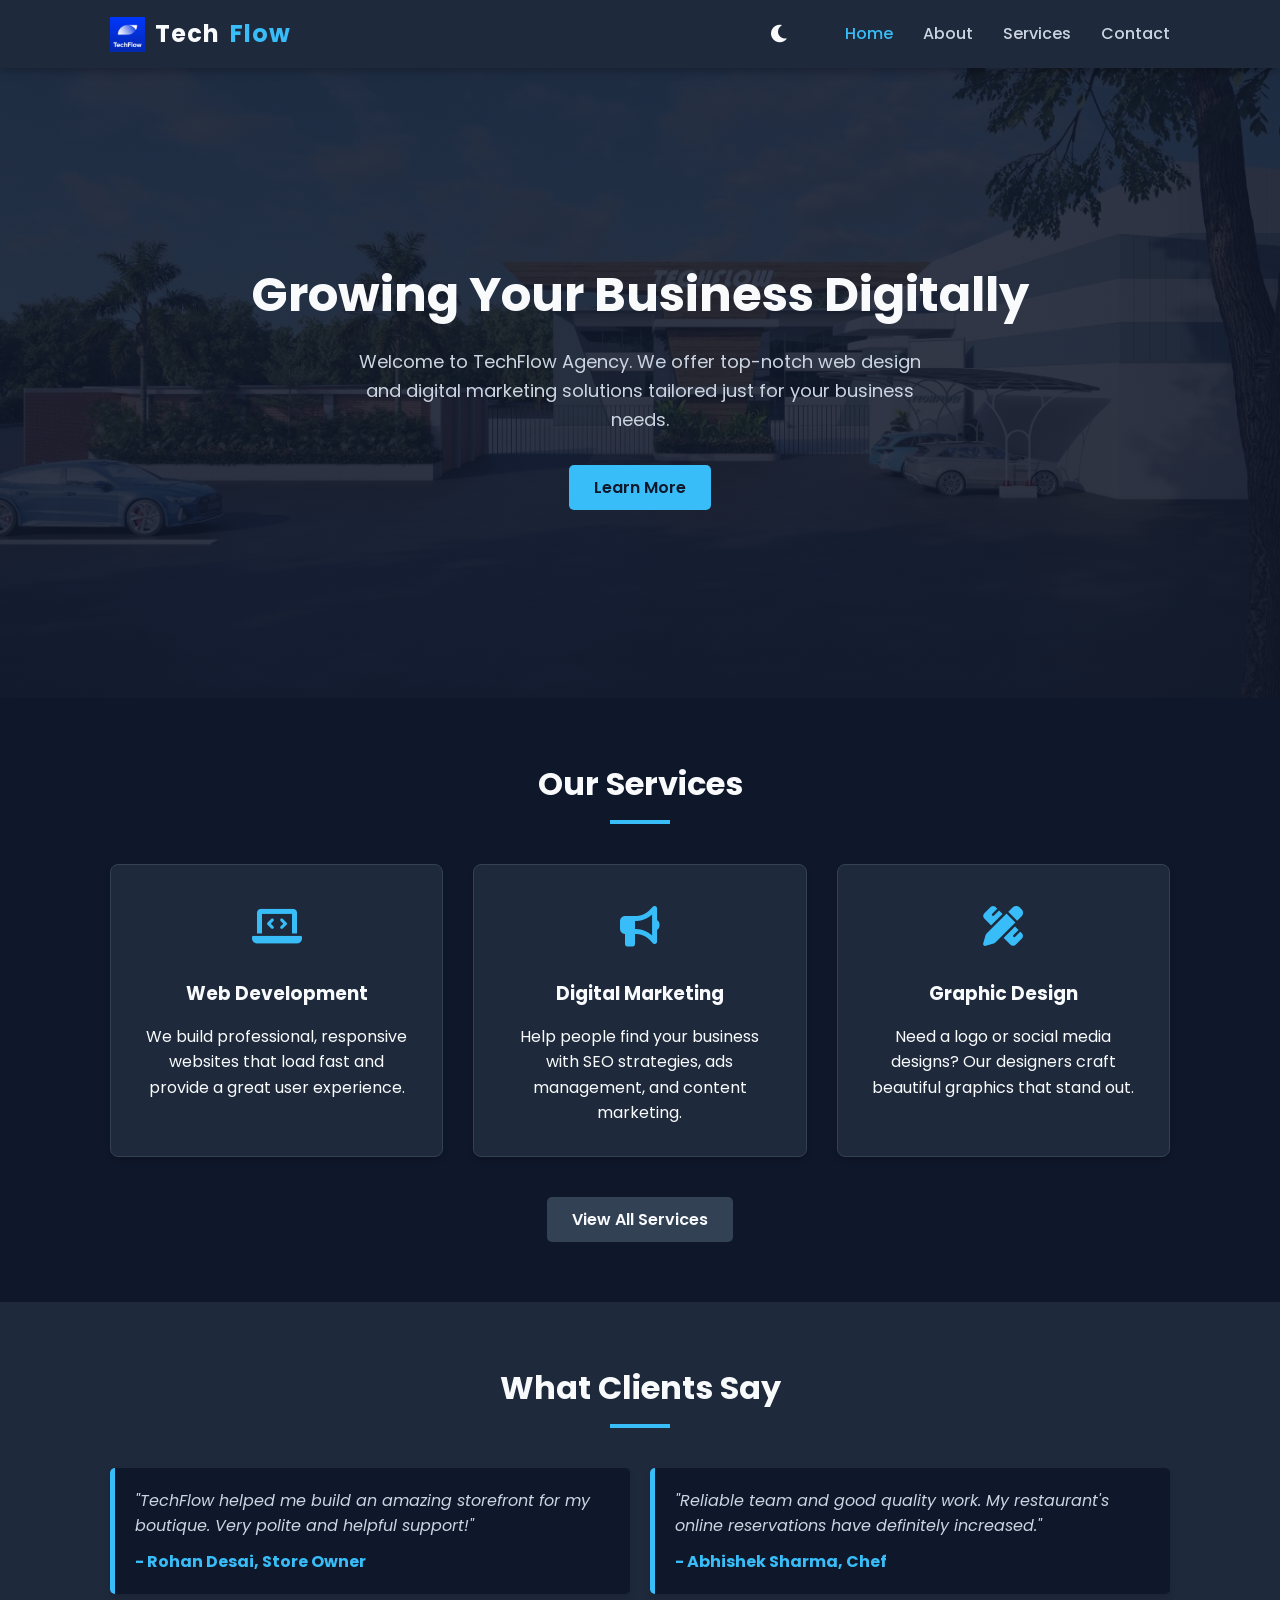
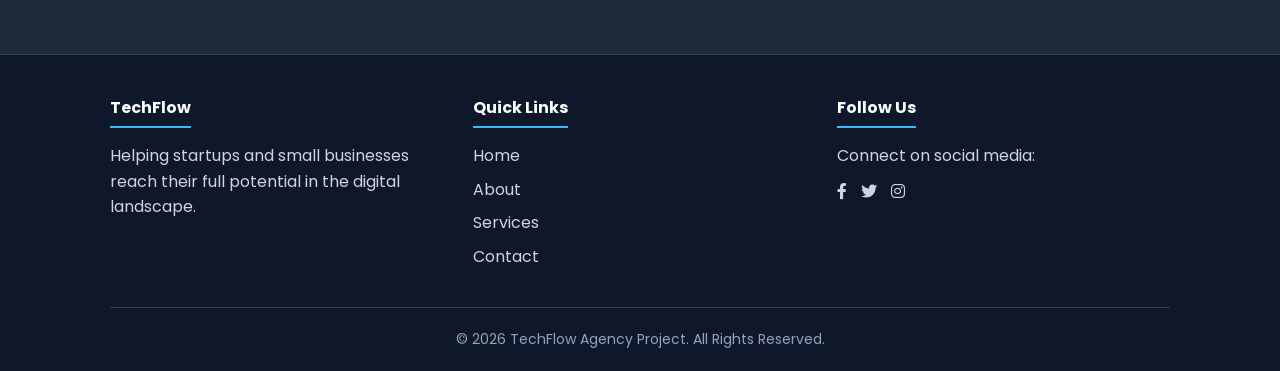
<file: index.html>
<!DOCTYPE html>
<html lang="en">

<head>
  <meta charset="UTF-8">
  <meta name="viewport" content="width=device-width, initial-scale=1.0">
  <title>TechFlow Agency - Home</title>


  <link rel="preconnect" href="https://fonts.googleapis.com">
  <link rel="preconnect" href="https://fonts.gstatic.com" crossorigin>
  <link href="https://fonts.googleapis.com/css2?family=Poppins:wght@300;400;600;700&display=swap" rel="stylesheet">


  <link rel="stylesheet" href="https://cdnjs.cloudflare.com/ajax/libs/font-awesome/6.0.0/css/all.min.css">


  <link rel="stylesheet" href="style.css">
  <script>
    const savedTheme = localStorage.getItem('theme') || 'dark';
    document.documentElement.setAttribute('data-theme', savedTheme);
  </script>
</head>

<body>


  <header>
    <div class="container navbar-container">
      <a href="index.html" class="logo"><img src="images/logo.png" alt="TechFlow Logo">Tech<span>Flow</span></a>

      <button id="theme-toggle" class="theme-toggle" aria-label="Toggle Theme">
        <i class="fas fa-moon" id="theme-icon"></i>
      </button>

      <div class="hamburger" id="hamburger-btn">
        <i class="fas fa-bars"></i>
      </div>

      <nav>
        <ul class="nav-menu" id="nav-menu">
          <li><a href="index.html" class="nav-link active">Home</a></li>
          <li><a href="about.html" class="nav-link">About</a></li>
          <li><a href="services.html" class="nav-link">Services</a></li>
          <li><a href="contact.html" class="nav-link">Contact</a></li>
        </ul>
      </nav>
    </div>
  </header>


  <section class="hero">
    <div class="container">
      <h1>Growing Your Business Digitally</h1>
      <p>Welcome to TechFlow Agency. We offer top-notch web design and digital marketing solutions tailored just for
        your business needs.</p>
      <a href="services.html" class="btn">Learn More</a>
    </div>
  </section>


  <section class="section-padding">
    <div class="container">
      <h2 class="section-title text-center">Our Services</h2>

      <div class="services-grid">

        <div class="service-card">
          <div class="service-icon"><i class="fas fa-laptop-code"></i></div>
          <h3>Web Development</h3>
          <p>We build professional, responsive websites that load fast and provide a great user experience.</p>
        </div>


        <div class="service-card">
          <div class="service-icon"><i class="fas fa-bullhorn"></i></div>
          <h3>Digital Marketing</h3>
          <p>Help people find your business with SEO strategies, ads management, and content marketing.</p>
        </div>


        <div class="service-card">
          <div class="service-icon"><i class="fas fa-pencil-ruler"></i></div>
          <h3>Graphic Design</h3>
          <p>Need a logo or social media designs? Our designers craft beautiful graphics that stand out.</p>
        </div>
      </div>

      <div class="text-center" style="margin-top: 40px;">
        <a href="services.html" class="btn btn-dark">View All Services</a>
      </div>
    </div>
  </section>


  <section class="section-padding testimonials-section">
    <div class="container">
      <h2 class="section-title text-center">What Clients Say</h2>

      <div class="testimonial-container">

        <div class="testimonial-box">
          <p>"TechFlow helped me build an amazing storefront for my boutique. Very polite and helpful support!"</p>
          <div class="client-name">- Rohan Desai, Store Owner</div>
        </div>


        <div class="testimonial-box">
          <p>"Reliable team and good quality work. My restaurant's online reservations have definitely increased."</p>
          <div class="client-name">- Abhishek Sharma, Chef</div>
        </div>
      </div>
    </div>
  </section>


  <footer>
    <div class="container">
      <div class="footer-content">
        <div class="footer-col">
          <h4>TechFlow</h4>
          <p>Helping startups and small businesses reach their full potential in the digital landscape.</p>
        </div>

        <div class="footer-col">
          <h4>Quick Links</h4>
          <ul>
            <li><a href="index.html">Home</a></li>
            <li><a href="about.html">About</a></li>
            <li><a href="services.html">Services</a></li>
            <li><a href="contact.html">Contact</a></li>
          </ul>
        </div>

        <div class="footer-col">
          <h4>Follow Us</h4>
          <p>Connect on social media:</p>
          <div style="margin-top: 10px;">
            <a href="#" style="margin-right: 10px;"><i class="fab fa-facebook-f"></i></a>
            <a href="#" style="margin-right: 10px;"><i class="fab fa-twitter"></i></a>
            <a href="#"><i class="fab fa-instagram"></i></a>
          </div>
        </div>
      </div>

      <div class="footer-bottom">
        <p>&copy; 2026 TechFlow Agency Project. All Rights Reserved.</p>
      </div>
    </div>
  </footer>


  <script src="script.js"></script>
</body>

</html>
</file>
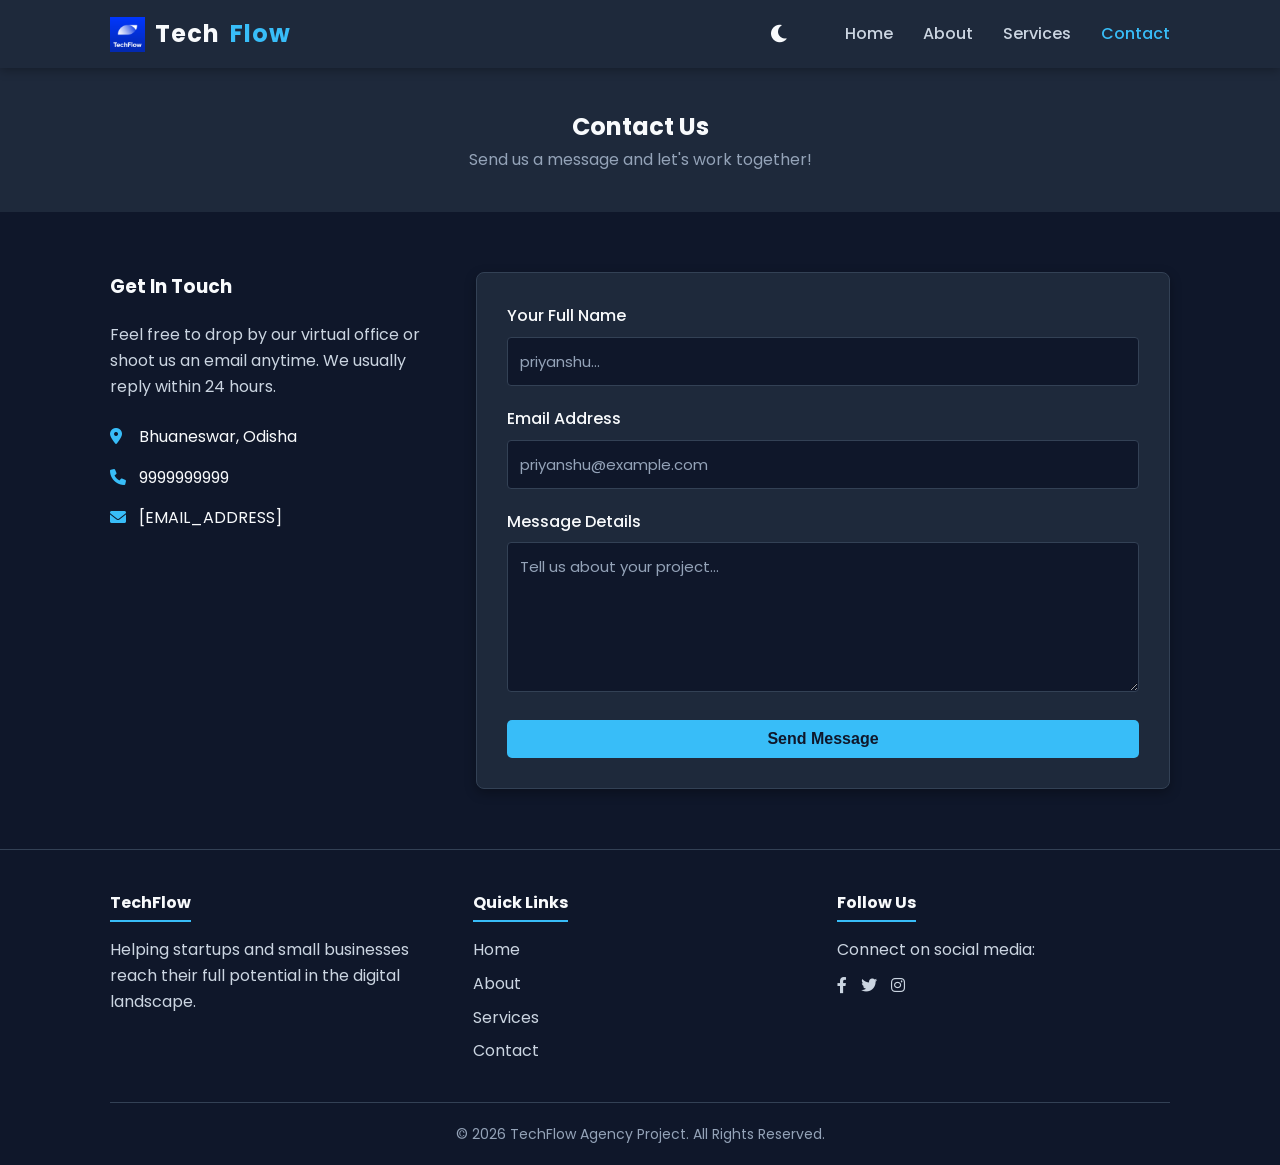
<file: contact.html>
<!DOCTYPE html>
<html lang="en">

<head>
  <meta charset="UTF-8">
  <meta name="viewport" content="width=device-width, initial-scale=1.0">
  <title>TechFlow Agency - Contact Us</title>
  <link rel="preconnect" href="https://fonts.googleapis.com">
  <link rel="preconnect" href="https://fonts.gstatic.com" crossorigin>
  <link href="https://fonts.googleapis.com/css2?family=Poppins:wght@300;400;600;700&display=swap" rel="stylesheet">
  <link rel="stylesheet" href="https://cdnjs.cloudflare.com/ajax/libs/font-awesome/6.0.0/css/all.min.css">
  <link rel="stylesheet" href="style.css">
  <script>
    const savedTheme = localStorage.getItem('theme') || 'dark';
    document.documentElement.setAttribute('data-theme', savedTheme);
  </script>
</head>

<body>

  <header>
    <div class="container navbar-container">
      <a href="index.html" class="logo"><img src="images/logo.png" alt="TechFlow Logo">Tech<span>Flow</span></a>
      <button id="theme-toggle" class="theme-toggle" aria-label="Toggle Theme">
        <i class="fas fa-moon" id="theme-icon"></i>
      </button>
      <div class="hamburger" id="hamburger-btn">
        <i class="fas fa-bars"></i>
      </div>
      <nav>
        <ul class="nav-menu" id="nav-menu">
          <li><a href="index.html" class="nav-link">Home</a></li>
          <li><a href="about.html" class="nav-link">About</a></li>
          <li><a href="services.html" class="nav-link">Services</a></li>
          <li><a href="contact.html" class="nav-link active">Contact</a></li>
        </ul>
      </nav>
    </div>
  </header>

  <section style="background: var(--surface); color: var(--text-color); text-align: center; padding: 40px 0;">
    <div class="container">
      <h2>Contact Us</h2>
      <p style="color: var(--muted-lighter);">Send us a message and let's work together!</p>
    </div>
  </section>

  <section class="section-padding">
    <div class="container">


      <div id="success-banner"></div>

      <div class="contact-wrapper">
        <!-- Left Column: Info -->
        <div class="contact-info">
          <h3 style="margin-bottom: 20px;">Get In Touch</h3>
          <p style="margin-bottom: 25px;">Feel free to drop by our virtual office or shoot us an email anytime. We
            usually reply within 24 hours.</p>

          <div style="margin-bottom: 15px;">
            <i class="fas fa-map-marker-alt" style="color:var(--primary); width: 25px;"></i>
            <span>Bhuaneswar, Odisha</span>
          </div>

          <div style="margin-bottom: 15px;">
            <i class="fas fa-phone" style="color:var(--primary); width: 25px;"></i>
            <span>9999999999</span>
          </div>

          <div style="margin-bottom: 15px;">
            <i class="fas fa-envelope" style="color:var(--primary); width: 25px;"></i>
            <span>[EMAIL_ADDRESS]</span>
          </div>
        </div>


        <div class="contact-form-container">
          <form id="contactForm" novalidate>
            <div class="form-group">
              <label for="name">Your Full Name</label>
              <input type="text" id="name" class="form-control" placeholder="priyanshu...">
              <div id="nameError" class="error-message"></div>
            </div>

            <div class="form-group">
              <label for="email">Email Address</label>
              <input type="email" id="email" class="form-control" placeholder="priyanshu@example.com">
              <div id="emailError" class="error-message"></div>
            </div>

            <div class="form-group">
              <label for="message">Message Details</label>
              <textarea id="message" class="form-control" placeholder="Tell us about your project..."></textarea>
              <div id="messageError" class="error-message"></div>
            </div>

            <button type="submit" class="btn btn-block" style="width: 100%;">Send Message</button>
          </form>
        </div>
      </div>
    </div>
  </section>

  <footer>
    <div class="container">
      <div class="footer-content">
        <div class="footer-col">
          <h4>TechFlow</h4>
          <p>Helping startups and small businesses reach their full potential in the digital landscape.</p>
        </div>
        <div class="footer-col">
          <h4>Quick Links</h4>
          <ul>
            <li><a href="index.html">Home</a></li>
            <li><a href="about.html">About</a></li>
            <li><a href="services.html">Services</a></li>
            <li><a href="contact.html">Contact</a></li>
          </ul>
        </div>
        <div class="footer-col">
          <h4>Follow Us</h4>
          <p>Connect on social media:</p>
          <div style="margin-top: 10px;">
            <a href="#" style="margin-right: 10px;"><i class="fab fa-facebook-f"></i></a>
            <a href="#" style="margin-right: 10px;"><i class="fab fa-twitter"></i></a>
            <a href="#"><i class="fab fa-instagram"></i></a>
          </div>
        </div>
      </div>
      <div class="footer-bottom">
        <p>&copy; 2026 TechFlow Agency Project. All Rights Reserved.</p>
      </div>
    </div>
  </footer>

  <script src="script.js"></script>
</body>

</html>
</file>
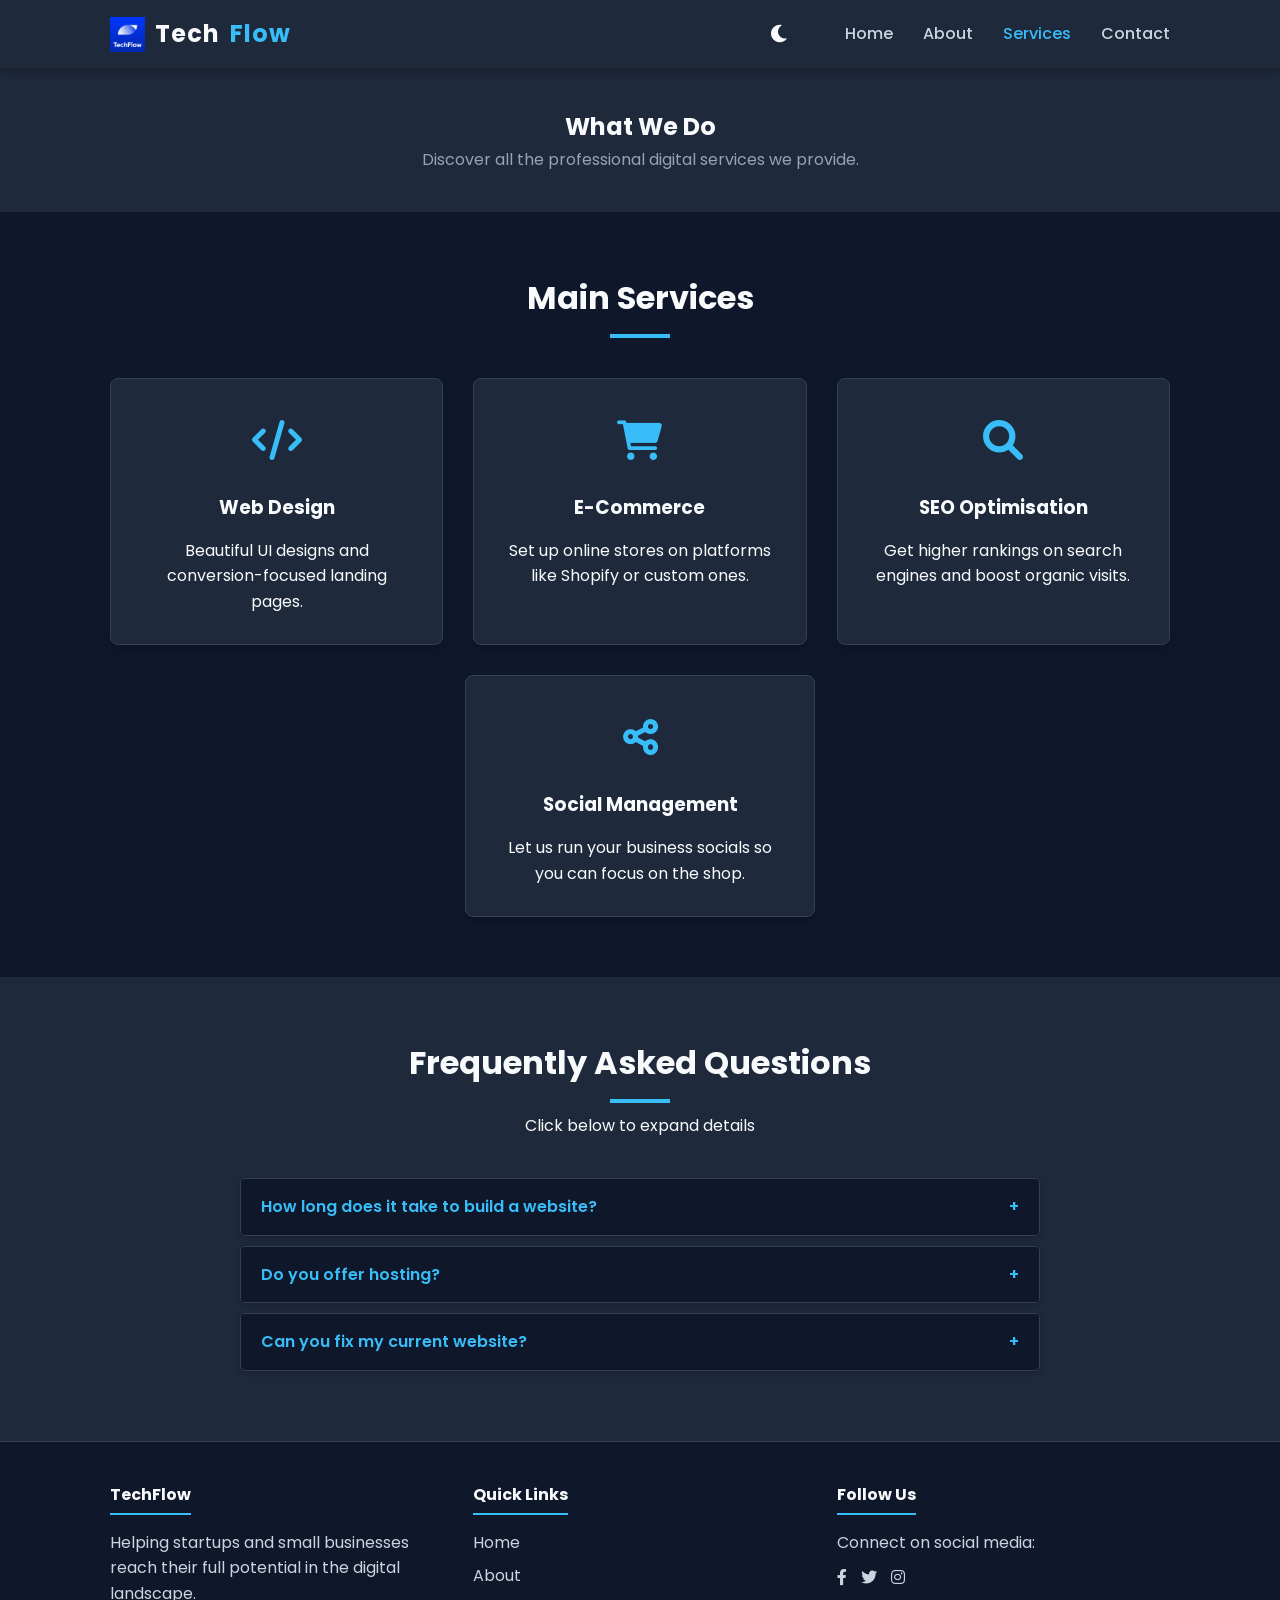
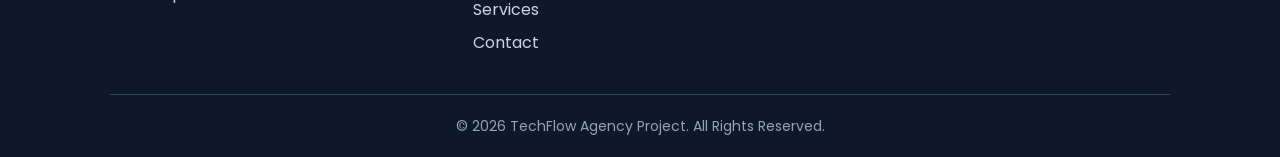
<file: services.html>
<!DOCTYPE html>
<html lang="en">

<head>
  <meta charset="UTF-8">
  <meta name="viewport" content="width=device-width, initial-scale=1.0">
  <title>TechFlow Agency - Services</title>
  <link rel="preconnect" href="https://fonts.googleapis.com">
  <link rel="preconnect" href="https://fonts.gstatic.com" crossorigin>
  <link href="https://fonts.googleapis.com/css2?family=Poppins:wght@300;400;600;700&display=swap" rel="stylesheet">
  <link rel="stylesheet" href="https://cdnjs.cloudflare.com/ajax/libs/font-awesome/6.0.0/css/all.min.css">
  <link rel="stylesheet" href="style.css">
  <script>
    const savedTheme = localStorage.getItem('theme') || 'dark';
    document.documentElement.setAttribute('data-theme', savedTheme);
  </script>
</head>

<body>

  <header>
    <div class="container navbar-container">
      <a href="index.html" class="logo"><img src="images/logo.png" alt="TechFlow Logo">Tech<span>Flow</span></a>
      <button id="theme-toggle" class="theme-toggle" aria-label="Toggle Theme">
        <i class="fas fa-moon" id="theme-icon"></i>
      </button>
      <div class="hamburger" id="hamburger-btn">
        <i class="fas fa-bars"></i>
      </div>
      <nav>
        <ul class="nav-menu" id="nav-menu">
          <li><a href="index.html" class="nav-link">Home</a></li>
          <li><a href="about.html" class="nav-link">About</a></li>
          <li><a href="services.html" class="nav-link active">Services</a></li>
          <li><a href="contact.html" class="nav-link">Contact</a></li>
        </ul>
      </nav>
    </div>
  </header>

  <section style="background: var(--surface); color: var(--text-color); text-align: center; padding: 40px 0;">
      <div class="container">
          <h2>What We Do</h2>
          <p style="color: var(--muted-lighter);">Discover all the professional digital services we provide.</p>
      </div>
  </section>


  <section class="section-padding">
    <div class="container">
      <h2 class="section-title text-center">Main Services</h2>

      <div class="services-grid">
        <div class="service-card">
          <div class="service-icon"><i class="fas fa-code"></i></div>
          <h3>Web Design</h3>
          <p>Beautiful UI designs and conversion-focused landing pages.</p>
        </div>
        <div class="service-card">
          <div class="service-icon"><i class="fas fa-shopping-cart"></i></div>
          <h3>E-Commerce</h3>
          <p>Set up online stores on platforms like Shopify or custom ones.</p>
        </div>
        <div class="service-card">
          <div class="service-icon"><i class="fas fa-search"></i></div>
          <h3>SEO Optimisation</h3>
          <p>Get higher rankings on search engines and boost organic visits.</p>
        </div>
        <div class="service-card">
          <div class="service-icon"><i class="fas fa-share-alt"></i></div>
          <h3>Social Management</h3>
          <p>Let us run your business socials so you can focus on the shop.</p>
        </div>
      </div>
    </div>
  </section>


  <section class="section-padding testimonials-section">
    <div class="container">
      <h2 class="section-title text-center">Frequently Asked Questions</h2>
      <p class="text-center" style="margin-top: -30px; margin-bottom: 30px;">Click below to expand details</p>

      <div class="accordion-container">

        <div class="accordion-item">
          <div class="accordion-header">
            How long does it take to build a website?
            <span class="accordion-icon">+</span>
          </div>
          <div class="accordion-body">
            Typically, a standard 5-page website takes between 2 to 4 weeks to design, build, and test properly. More
            complex projects take longer.
          </div>
        </div>


        <div class="accordion-item">
          <div class="accordion-header">
            Do you offer hosting?
            <span class="accordion-icon">+</span>
          </div>
          <div class="accordion-body">
            Yes, we offer monthly managed hosting that includes SSL certificates, security scans, and regular backups.
          </div>
        </div>


        <div class="accordion-item">
          <div class="accordion-header">
            Can you fix my current website?
            <span class="accordion-icon">+</span>
          </div>
          <div class="accordion-body">
            Absolutely! We are happy to perform audits and repair older websites that need an update.
          </div>
        </div>
      </div>
    </div>
  </section>

  <footer>
    <div class="container">
      <div class="footer-content">
        <div class="footer-col">
          <h4>TechFlow</h4>
          <p>Helping startups and small businesses reach their full potential in the digital landscape.</p>
        </div>
        <div class="footer-col">
          <h4>Quick Links</h4>
          <ul>
            <li><a href="index.html">Home</a></li>
            <li><a href="about.html">About</a></li>
            <li><a href="services.html">Services</a></li>
            <li><a href="contact.html">Contact</a></li>
          </ul>
        </div>
        <div class="footer-col">
          <h4>Follow Us</h4>
          <p>Connect on social media:</p>
          <div style="margin-top: 10px;">
            <a href="#" style="margin-right: 10px;"><i class="fab fa-facebook-f"></i></a>
            <a href="#" style="margin-right: 10px;"><i class="fab fa-twitter"></i></a>
            <a href="#"><i class="fab fa-instagram"></i></a>
          </div>
        </div>
      </div>
      <div class="footer-bottom">
        <p>&copy; 2026 TechFlow Agency Project. All Rights Reserved.</p>
      </div>
    </div>
  </footer>

  <script src="script.js"></script>
</body>

</html>
</file>
<file: style.css>
* {
  margin: 0;
  padding: 0;
  box-sizing: border-box;
}

:root {
  /* Dark theme (default) */
  --bg-color: #0f172a;
  --text-color: #f8fafc;
  --primary: #38bdf8;
  --primary-hover: #0ea5e9;
  --surface: #1e293b;
  --surface-hover: #334155;
  --border: #334155;
  --muted: #cbd5e1;
  --muted-lighter: #94a3b8;
  --footer-bg: #0f172a;
  --input-bg: #0f172a;
  --accent: #f8fafc;
  --shadow: rgba(0, 0, 0, 0.3);
  --shadow-sm: rgba(0, 0, 0, 0.2);
  --shadow-lighter: rgba(0, 0, 0, 0.1);
  --hero-overlay: rgba(15, 23, 42, 0.85);
  --btn-text: #0f172a;
}

[data-theme="light"] {
  --bg-color: #f8fafc;
  --text-color: #0f172a;
  --primary: #0284c7;
  --primary-hover: #0369a1;
  --surface: #ffffff;
  --surface-hover: #f1f5f9;
  --border: #cbd5e1;
  --muted: #475569;
  --muted-lighter: #64748b;
  --footer-bg: #f1f5f9;
  --input-bg: #ffffff;
  --accent: #0f172a;
  --shadow: rgba(15, 23, 42, 0.08);
  --shadow-sm: rgba(15, 23, 42, 0.05);
  --shadow-lighter: rgba(15, 23, 42, 0.02);
  --hero-overlay: rgba(248, 250, 252, 0.85);
  --btn-text: #ffffff;
}

body {
  font-family: 'Poppins', sans-serif;
  line-height: 1.6;
  color: var(--text-color);
  background-color: var(--bg-color);
  transition: background-color 0.3s, color 0.3s;
}

a {
  text-decoration: none;
  color: inherit;
}

ul {
  list-style: none;
}

img {
  max-width: 100%;
  height: auto;
}

/* UTILITY CLASSES */
.container {
  max-width: 1100px;
  margin: 0 auto;
  padding: 0 20px;
}

.btn {
  display: inline-block;
  padding: 10px 25px;
  background-color: var(--primary);
  color: var(--btn-text);
  border: none;
  border-radius: 5px;
  cursor: pointer;
  font-size: 16px;
  font-weight: 600;
  transition: background-color 0.3s, color 0.3s;
}

.btn:hover {
  background-color: var(--primary-hover);
}

.btn-dark {
  background-color: var(--border);
  color: var(--text-color);
}

.btn-dark:hover {
  background-color: var(--muted-lighter);
  color: var(--bg-color);
}

.section-padding {
  padding: 60px 0;
}

.text-center {
  text-align: center;
}

.section-title {
  font-size: 32px;
  margin-bottom: 40px;
  position: relative;
}

.section-title::after {
  content: '';
  display: block;
  width: 60px;
  height: 4px;
  background: var(--primary);
  margin: 10px auto 0;
}

header {
  background-color: var(--surface);
  color: var(--text-color);
  padding: 15px 0;
  position: sticky;
  top: 0;
  z-index: 100;
  box-shadow: 0 2px 10px var(--shadow);
  transition: background-color 0.3s, box-shadow 0.3s;
}

.navbar-container {
  display: flex;
  justify-content: space-between;
  align-items: center;
}

.logo {
  display: flex;
  align-items: center;
  gap: 10px;
  font-size: 24px;
  font-weight: 700;
  letter-spacing: 1px;
}

.logo img {
  height: 35px;
  width: auto;
}

.logo span {
  color: var(--primary);
}

.theme-toggle {
  background: none;
  border: none;
  color: var(--text-color);
  font-size: 20px;
  cursor: pointer;
  margin-left: auto;
  margin-right: 20px;
  display: flex;
  align-items: center;
  justify-content: center;
  transition: color 0.3s, transform 0.2s;
  padding: 5px;
}

.theme-toggle:hover {
  color: var(--primary);
  transform: scale(1.1);
}

.nav-menu {
  display: flex;
}

.nav-menu li {
  margin-left: 30px;
}

.nav-link {
  font-weight: 500;
  transition: color 0.2s;
  color: var(--muted);
}

.nav-link:hover,
.nav-link.active {
  color: var(--primary);
}

.hamburger {
  display: none;
  cursor: pointer;
  font-size: 24px;
}

.hero {
  background: linear-gradient(var(--hero-overlay), var(--hero-overlay)), url('images/hero-bg.webp') no-repeat center center/cover;
  background-color: var(--bg-color);
  height: 70vh;
  display: flex;
  flex-direction: column;
  justify-content: center;
  text-align: center;
  color: var(--text-color);
  transition: background 0.3s, color 0.3s;
}

.hero h1 {
  font-size: 48px;
  margin-bottom: 15px;
}

.hero p {
  font-size: 18px;
  max-width: 600px;
  margin: 0 auto 30px;
  color: var(--muted);
}

.services-grid {
  display: flex;
  flex-wrap: wrap;
  gap: 30px;
  justify-content: center;
}

.service-card {
  background-color: var(--surface);
  color: var(--text-color);
  flex: 1 1 300px;
  max-width: 350px;
  padding: 30px;
  border-radius: 8px;
  box-shadow: 0 4px 6px -1px var(--shadow-sm);
  text-align: center;
  transition: transform 0.3s, border-color 0.3s, background-color 0.3s, box-shadow 0.3s;
  border: 1px solid var(--border);
}

.service-card:hover {
  transform: translateY(-5px);
  border-color: var(--primary);
}

.service-icon {
  font-size: 40px;
  color: var(--primary);
  margin-bottom: 20px;
}

.service-card h3 {
  margin-bottom: 15px;
}

/* TESTIMONIALS */
.testimonials-section {
  background-color: var(--surface);
  transition: background-color 0.3s;
}

.testimonial-container {
  display: flex;
  gap: 20px;
  flex-wrap: wrap;
}

.testimonial-box {
  background: var(--bg-color);
  padding: 20px;
  border-left: 5px solid var(--primary);
  border-radius: 5px;
  flex: 1 1 45%;
  box-shadow: 0 4px 6px var(--shadow-lighter);
  transition: background-color 0.3s, box-shadow 0.3s;
}

.testimonial-box p {
  font-style: italic;
  margin-bottom: 10px;
  color: var(--muted);
}

.client-name {
  font-weight: bold;
  color: var(--primary);
}

/* ABOUT PAGE SPECIFIC */
.about-content {
  display: flex;
  align-items: center;
  gap: 40px;
}

.about-text {
  flex: 1;
}

.about-text p {
  color: var(--muted);
}

.about-image {
  flex: 1;
}

.about-image img {
  border-radius: 10px;
  box-shadow: 0 5px 15px var(--shadow);
}

/* Team Members */
.team-grid {
  display: flex;
  gap: 30px;
  flex-wrap: wrap;
  justify-content: center;
  margin-top: 30px;
}

.team-card {
  flex: 1 1 250px;
  max-width: 280px;
  background: var(--surface);
  text-align: center;
  border-radius: 8px;
  overflow: hidden;
  box-shadow: 0 4px 6px var(--shadow-lighter);
  border: 1px solid var(--border);
  transition: background-color 0.3s, border-color 0.3s, box-shadow 0.3s;
}

.team-photo {
  height: 200px;
  background-color: var(--border);
  display: flex;
  align-items: center;
  justify-content: center;
  color: var(--text-color);
  font-size: 40px;
  transition: background-color 0.3s, color 0.3s;
}

.team-info {
  padding: 20px;
}

.team-info h4 {
  margin-bottom: 5px;
  color: var(--text-color);
}

.team-info p {
  color: var(--muted-lighter);
  font-size: 14px;
}

/* SERVICES PAGE SPECIFIC - ACCORDION */
.accordion-container {
  max-width: 800px;
  margin: 40px auto 0;
}

.accordion-item {
  background: var(--surface);
  margin-bottom: 10px;
  border-radius: 5px;
  box-shadow: 0 2px 5px var(--shadow-sm);
  overflow: hidden;
  border: 1px solid var(--border);
  transition: background-color 0.3s, box-shadow 0.3s, border-color 0.3s;
}

.accordion-header {
  padding: 15px 20px;
  background-color: var(--bg-color);
  color: var(--primary);
  cursor: pointer;
  display: flex;
  justify-content: space-between;
  align-items: center;
  font-weight: 600;
  transition: background-color 0.3s, color 0.3s;
}

.accordion-header:hover {
  background-color: var(--surface);
}

.accordion-body {
  padding: 0 20px;
  max-height: 0;
  overflow: hidden;
  transition: max-height 0.3s ease, padding 0.3s ease, background-color 0.3s;
  color: var(--muted);
  background-color: var(--surface);
}

.accordion-item.active .accordion-body {
  max-height: 200px;
  padding: 20px;
}

/* CONTACT PAGE FORM */
.contact-wrapper {
  display: flex;
  gap: 50px;
}

.contact-info {
  flex: 1;
}

.contact-info p {
  color: var(--muted);
}

.contact-form-container {
  flex: 2;
  background: var(--surface);
  padding: 30px;
  border-radius: 8px;
  box-shadow: 0 4px 12px var(--shadow);
  border: 1px solid var(--border);
  transition: background-color 0.3s, box-shadow 0.3s, border-color 0.3s;
}

.form-group {
  margin-bottom: 20px;
}

.form-group label {
  display: block;
  margin-bottom: 8px;
  font-weight: 500;
  color: var(--text-color);
}

.form-control {
  width: 100%;
  padding: 12px;
  border: 1px solid var(--border);
  border-radius: 4px;
  font-family: inherit;
  font-size: 15px;
  background-color: var(--input-bg);
  color: var(--text-color);
  transition: background-color 0.3s, border-color 0.3s, color 0.3s;
}

.form-control::placeholder {
  color: var(--muted-lighter);
}

.form-control:focus {
  outline: none;
  border-color: var(--primary);
  box-shadow: 0 0 0 2px rgba(56, 189, 248, 0.2);
}

textarea.form-control {
  height: 150px;
  resize: vertical;
}

/* Error messages */
.error-message {
  color: #f87171;
  font-size: 13px;
  margin-top: 5px;
  display: none;
}

/* Success Banner */
#success-banner {
  display: none;
  background-color: #059669;
  color: white;
  padding: 15px;
  border-radius: 5px;
  margin-bottom: 20px;
  text-align: center;
}

/* FOOTER */
footer {
  background-color: var(--footer-bg);
  color: var(--muted);
  padding: 40px 0 20px;
  margin-top: auto;
  border-top: 1px solid var(--border);
  transition: background-color 0.3s, border-color 0.3s;
}

.footer-content {
  display: flex;
  justify-content: space-between;
  flex-wrap: wrap;
  gap: 30px;
  margin-bottom: 30px;
}

.footer-col {
  flex: 1 1 200px;
}

.footer-col h4 {
  margin-bottom: 15px;
  border-bottom: 2px solid var(--primary);
  color: var(--text-color);
  display: inline-block;
  padding-bottom: 5px;
}

.footer-col ul li {
  margin-bottom: 8px;
}

.footer-col ul li a:hover {
  color: var(--primary);
  text-decoration: underline;
}

.footer-bottom {
  text-align: center;
  border-top: 1px solid var(--border);
  padding-top: 20px;
  font-size: 14px;
  color: var(--muted-lighter);
}

/* RESPONSIVE MEDIA QUERIES */
@media (max-width: 768px) {
  .navbar-container {
    flex-wrap: wrap;
  }

  .hamburger {
    display: block;
    color: var(--text-color);
  }

  .theme-toggle {
    margin-right: 15px;
  }

  nav {
    width: 100%;
  }

  .nav-menu {
    display: none;
    flex-direction: column;
    width: 100%;
    margin-top: 20px;
    background-color: var(--surface);
    border-radius: 5px;
    border: 1px solid var(--border);
  }

  .nav-menu.active {
    display: flex;
  }

  .nav-menu li {
    margin: 0;
    text-align: center;
  }

  .nav-link {
    display: block;
    padding: 15px;
    border-bottom: 1px solid var(--border);
  }

  .hero h1 {
    font-size: 36px;
  }

  .about-content,
  .contact-wrapper {
    flex-direction: column;
  }
}
</file>
